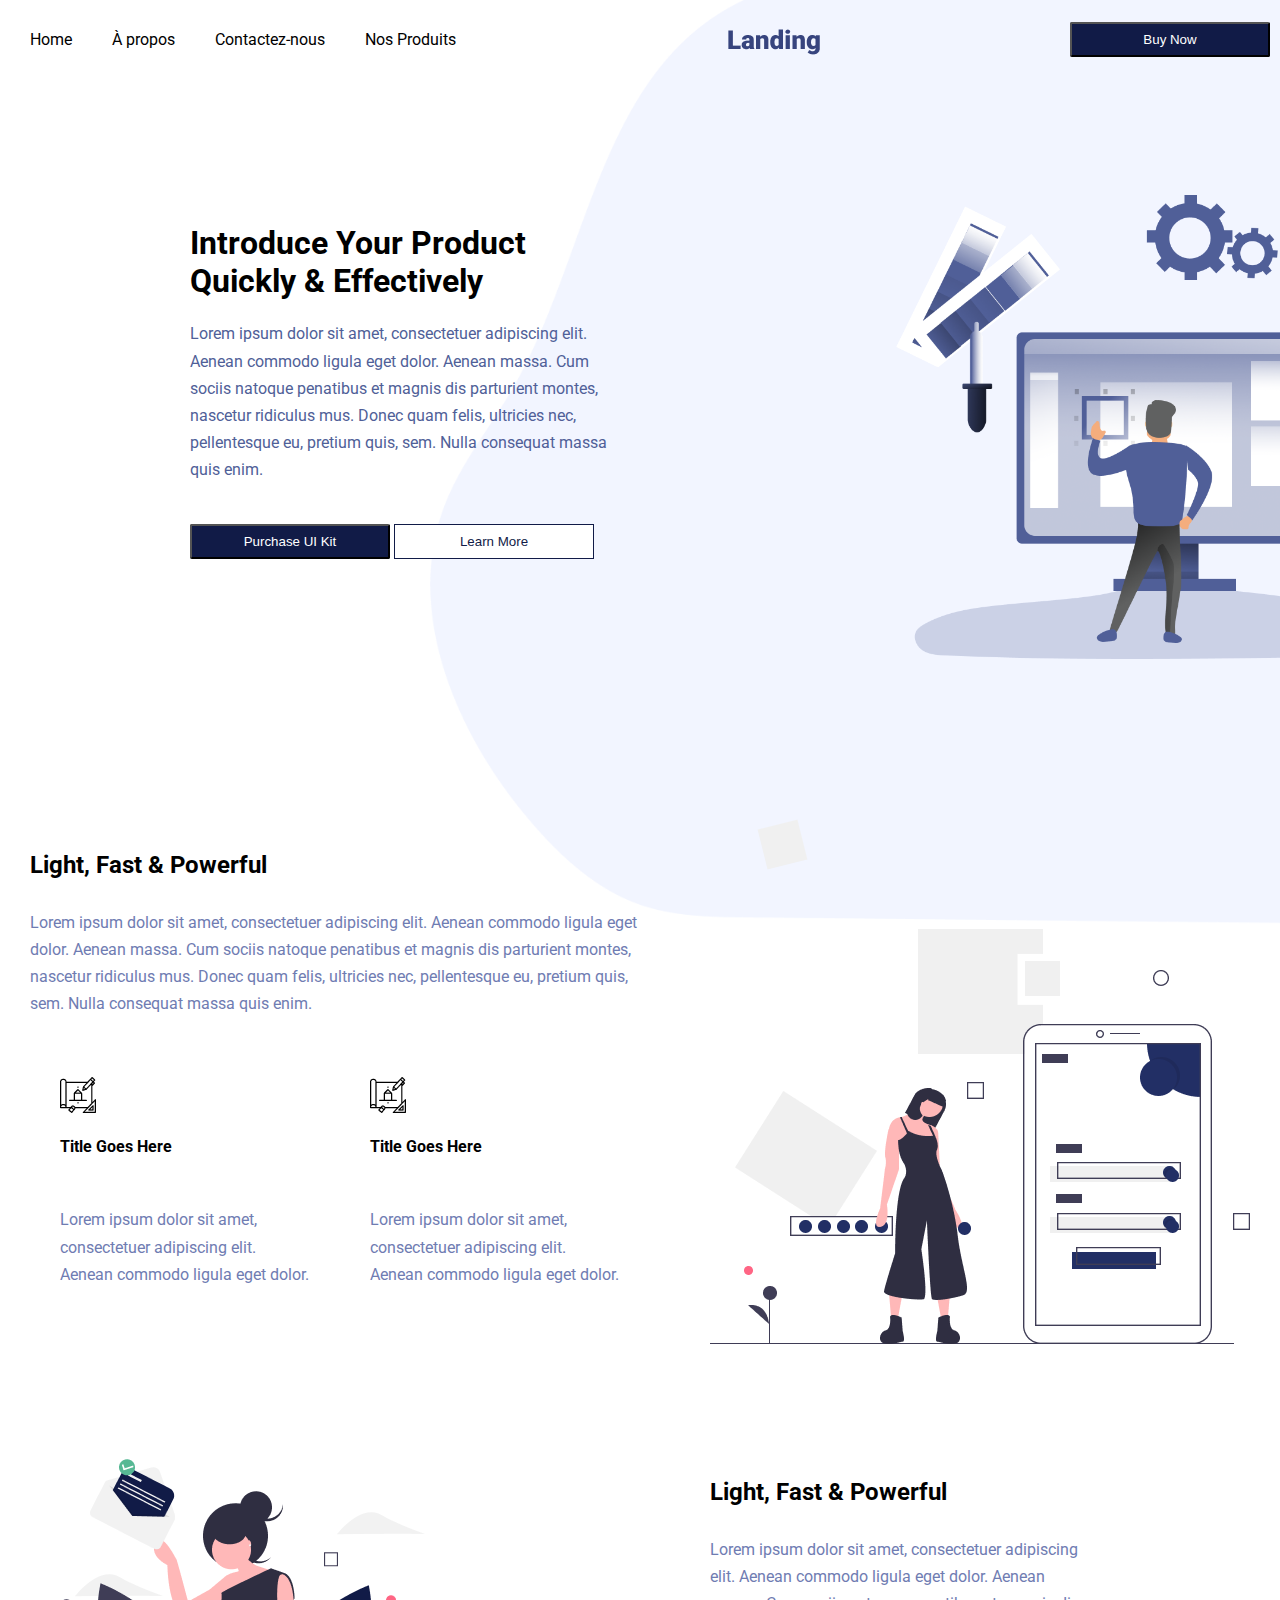
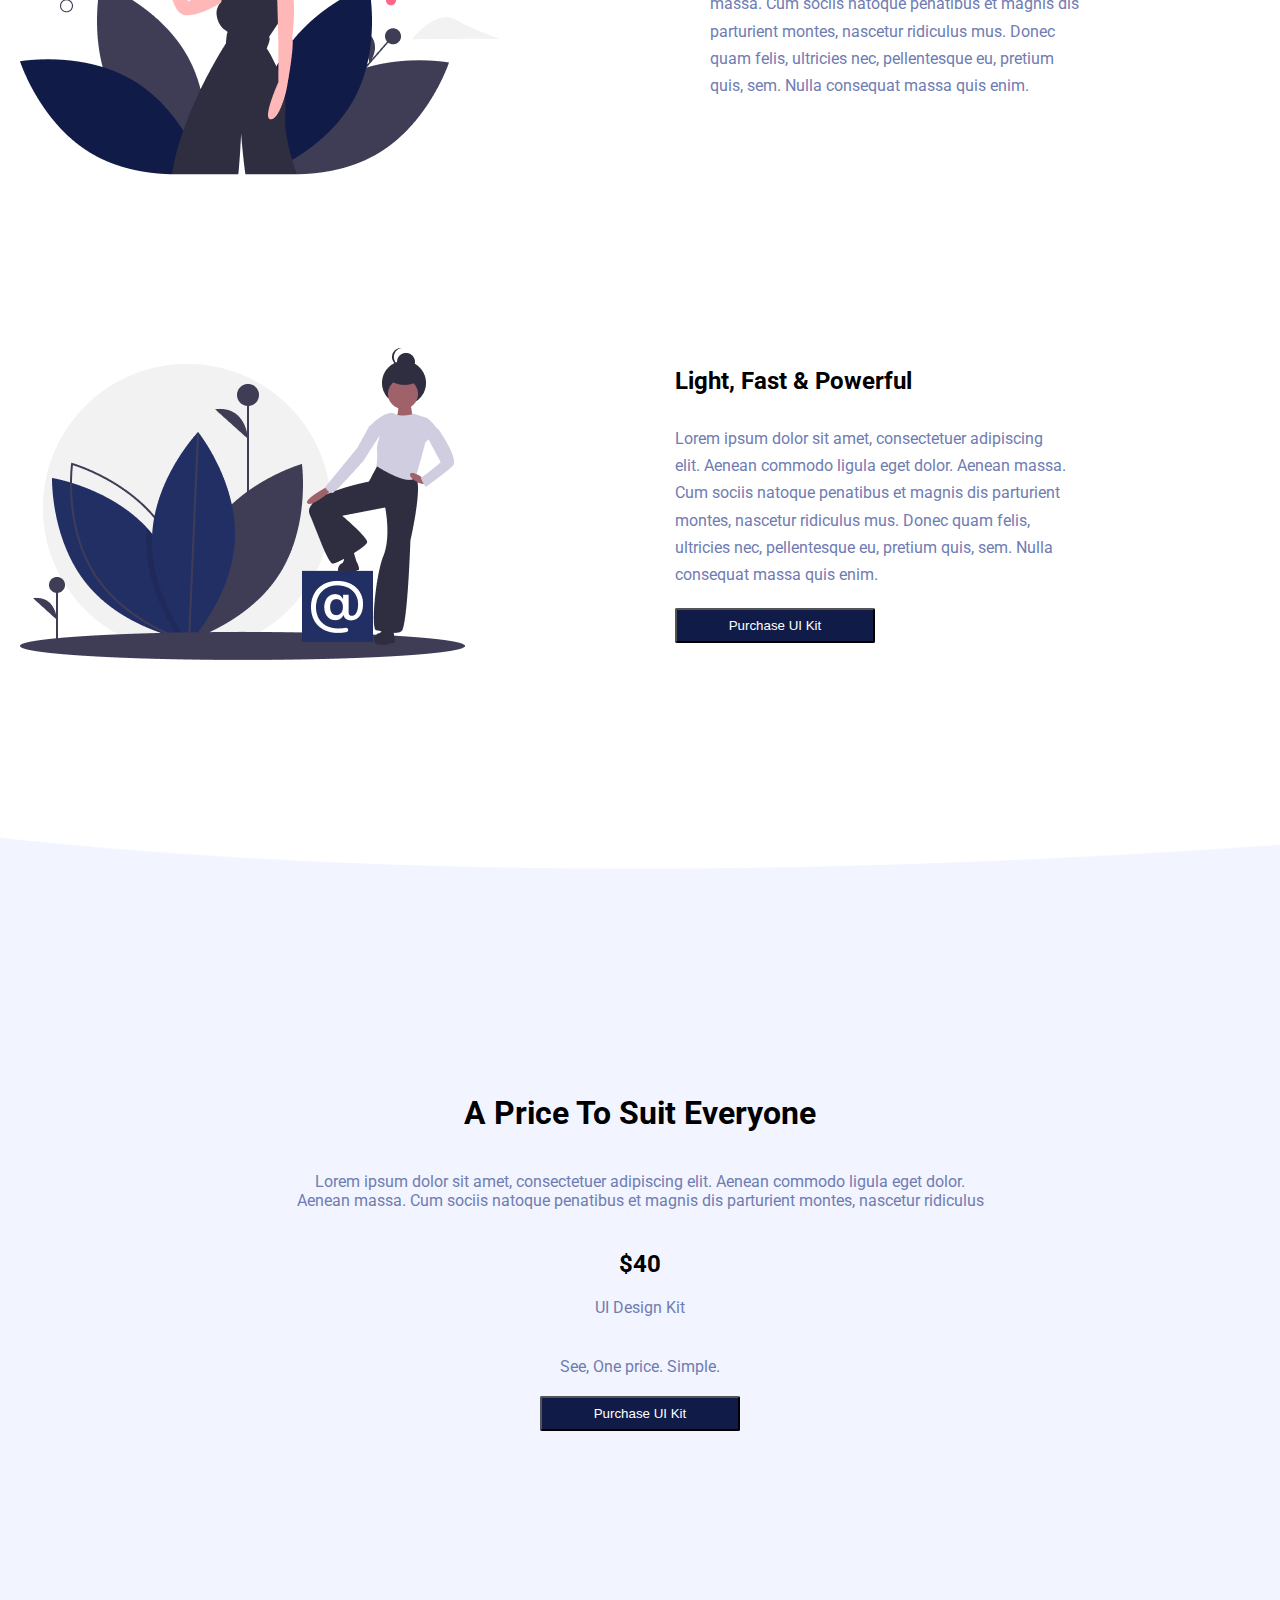
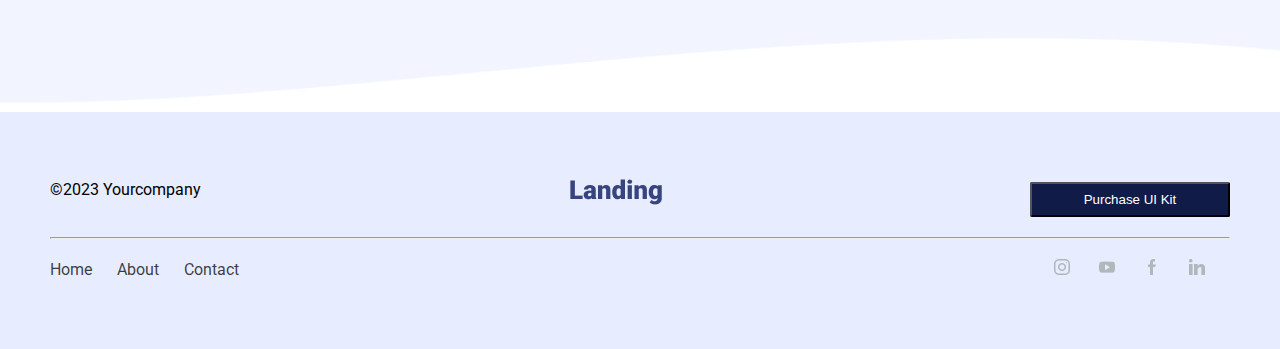
<file: index.html>
<!DOCTYPE html>
<html lang="en">
<head>
    <meta charset="UTF-8">
    <meta name="viewport" content="width=device-width, initial-scale=1.0">
    <link rel="preconnect" href="https://fonts.googleapis.com">
    <link rel="preconnect" href="https://fonts.gstatic.com" crossorigin>
    <link href="https://fonts.googleapis.com/css2?family=Roboto:ital,wght@0,100;0,300;0,400;0,500;0,700;0,900;1,100;1,300;1,400;1,500;1,700;1,900&display=swap" rel="stylesheet">
    <title>d'EcoTech Solutions | Home</title>
    <link rel="stylesheet" href="css/style.css">
</head>
<body>
    <header>
        <nav>
            <ul>
                <li><a href="index.html">Home</a></li>
                <li><a href="About.html">À propos</a></li>
                <li><a href="Contactez-nous.html">Contactez-nous</a></li>
                <li><a href="produit.html">Nos Produits</a></li>
            </ul>
            <img src="image/logo/Landie.png" alt="" class="logo">
            <button class="btn">Buy Now</button>
        </nav>
    </header>
    <section>
        <div class="container_header">
            <div class="first_container">
                <h1>Introduce Your Product <br> Quickly & Effectively</h1>
                <p>Lorem ipsum dolor sit amet, consectetuer adipiscing elit. Aenean commodo ligula eget dolor. Aenean massa. Cum sociis natoque penatibus et magnis dis parturient montes, nascetur ridiculus 
                    mus. Donec quam felis, ultricies nec, pellentesque eu, pretium quis, sem. Nulla consequat massa quis enim.
                </p>
                <div class="first_btn">
                    <input type="button" value="Purchase UI Kit" class="btn">
                    <input type="button" value="Learn More" class="btn_two">
                </div>
            </div>
            <div class="second_container">
                <img src="image/Group.png" alt="">
            </div>
        </div>
    </section>
    <section>
        <div class="second_section">
            <div>
                <h2>Light, Fast & Powerful</h2>
                <p>Lorem ipsum dolor sit amet, consectetuer adipiscing elit. Aenean commodo ligula eget dolor. Aenean massa. Cum sociis natoque penatibus et magnis dis parturient montes, nascetur ridiculus 
                    mus. Donec quam felis, ultricies nec, pellentesque eu, pretium quis, sem. Nulla consequat massa quis enim.</p>
                    <div class="content">
                        <div>
                            <img src="image/icon/Icon.png" alt="">
                            <h4>Title Goes Here</h4>
                            <p>Lorem ipsum dolor sit amet, consectetuer adipiscing elit. Aenean commodo ligula eget dolor. </p>
                        </div>
                        <div>
                            <img src="image/icon/Icon.png" alt="">
                            <h4>Title Goes Here</h4>
                            <p>Lorem ipsum dolor sit amet, consectetuer adipiscing elit. Aenean commodo ligula eget dolor. </p>
                        </div>
                    </div>
            </div>
            <div>
                <img src="image/undraw_mobile_login_ikmv.png" alt="">
            </div>
        </div>
    </section>
    <section>
        <div class="third_section">
            <div>
                <img src="image/undraw_happy_news_hxmt.png" alt="">
            </div>
            <div class="content_two">
                <div>
                     <h2>Light, Fast & Powerful</h1>
                <p>
                    Lorem ipsum dolor sit amet, consectetuer adipiscing elit. Aenean commodo ligula eget dolor. Aenean massa. Cum sociis natoque penatibus et magnis dis parturient montes, nascetur ridiculus 
                    mus. Donec quam felis, ultricies nec, pellentesque eu, pretium quis, sem. Nulla consequat massa quis enim.
                </p>
                </div>
               
            </div>
        </div>
    </section>
    <section>
        <div class="third_section">
            <div>
                <img src="image/undraw_mention_6k5d.png" alt="">
            </div>
            <div class="content_two">
                <div>
                     <h2>Light, Fast & Powerful</h1>
                    <p>
                        Lorem ipsum dolor sit amet, consectetuer adipiscing elit. Aenean commodo ligula eget dolor. Aenean massa. Cum sociis natoque penatibus et magnis dis parturient montes, nascetur ridiculus 
                        mus. Donec quam felis, ultricies nec, pellentesque eu, pretium quis, sem. Nulla consequat massa quis enim.
                    </p>
                    <input type="button" value="Purchase UI Kit" class="btn_thir">
                </div>
            </div>
        </div>
    </section>

    <section class="four_section">
        <div>
            <h4>A Price To Suit Everyone</h4>
            <p>Lorem ipsum dolor sit amet, consectetuer adipiscing elit. Aenean commodo ligula eget dolor. Aenean massa. Cum sociis natoque penatibus et magnis dis parturient montes, nascetur ridiculus </p>
            <h2>$40</h2>
            <p class="para">UI Design Kit</p>
            <p class="para2">See, One price. Simple.</p>
            <input type="button" value="Purchase UI Kit" class="btn_thir">
        </div>
    </section>

    <footer>
        <div class="container_footer">
            <div class="one_footer">
                <p>©2023 Yourcompany</p>
                <img src="image/logo/Landie.png" alt="">
                <input type="button" value="Purchase UI Kit" class="btn_thir">
            </div>
            <hr>
            <div class="two_footer">
                <div >
                    <ul>
                        <li><a href="index.html">Home</a></li>
                        <li><a href="About.html">About</a></li>
                        <li><a href="Contactez-nous.html">Contact</a></li>
                    </ul>
                </div>
                <div>
                    <a href="#"><img src="image/icon/Instagram.png" alt=""></a>
                    <a href=""><img src="image/icon/Instagram Copy.png" alt=""></a>
                    <a href=""><img src="image/icon/Instagram Copy 4.png" alt=""></a>
                    <a href=""><img src="image/icon/Instagram Copy 3.png" alt=""></a>
                </div>
            </div>
        </div>
    </footer>
</body>
</html>
</file>
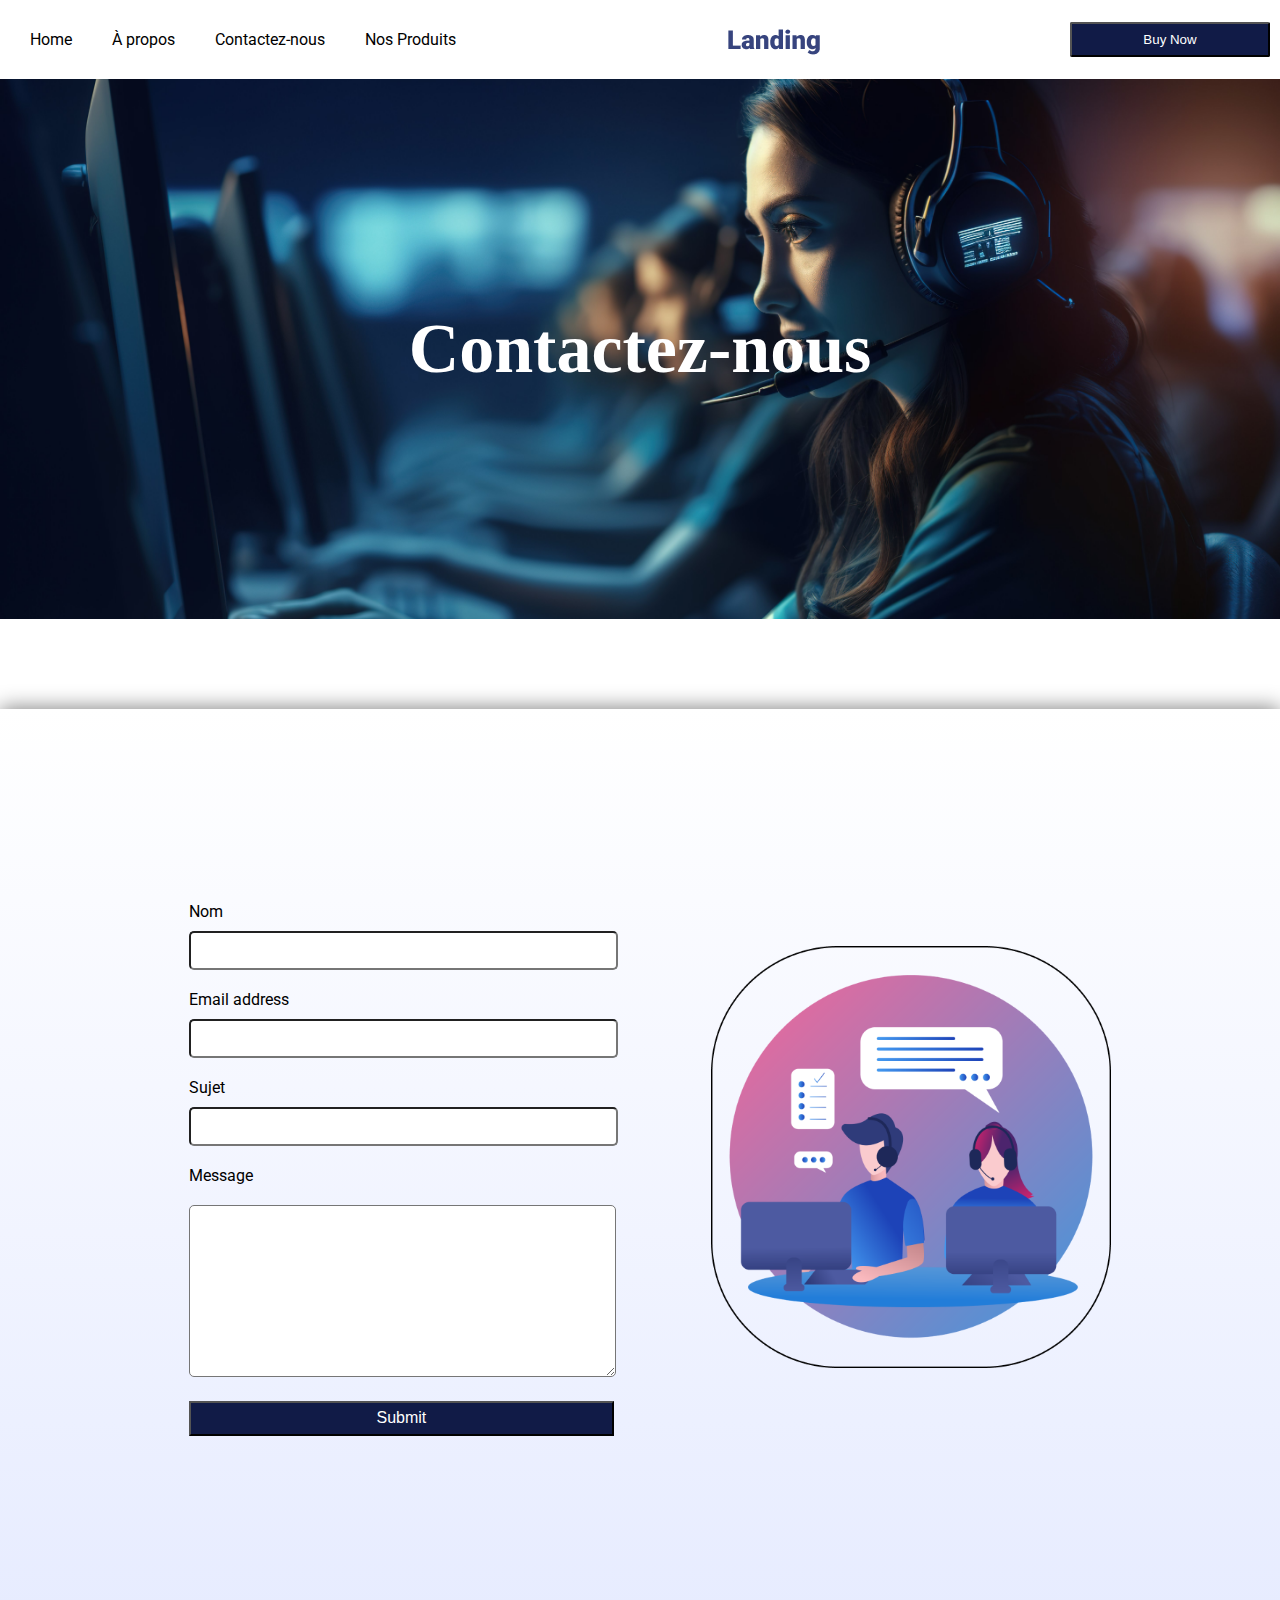
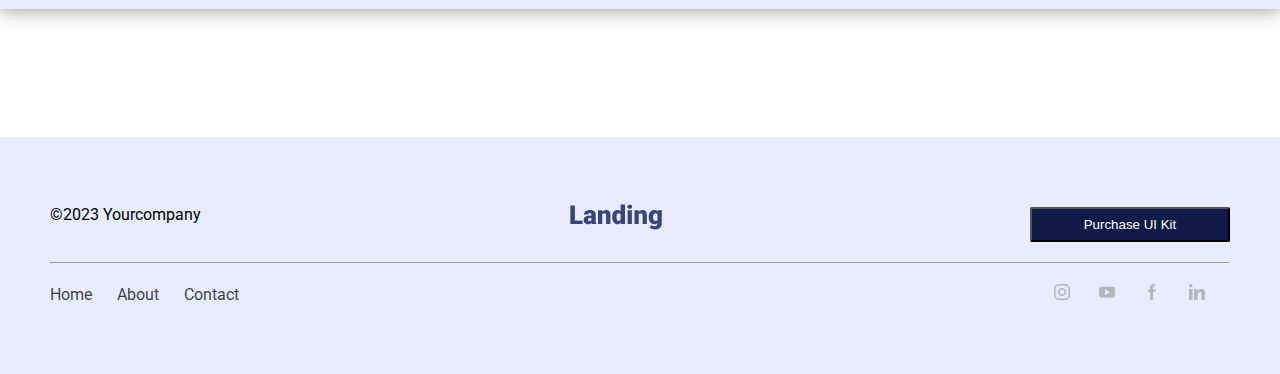
<file: Contactez-nous.html>
<!DOCTYPE html>
<html lang="en">
<head>
    <meta charset="UTF-8">
    <meta name="viewport" content="width=device-width, initial-scale=1.0">
    <link rel="preconnect" href="https://fonts.googleapis.com">
    <link rel="preconnect" href="https://fonts.gstatic.com" crossorigin>
    <link href="https://fonts.googleapis.com/css2?family=Roboto:ital,wght@0,100;0,300;0,400;0,500;0,700;0,900;1,100;1,300;1,400;1,500;1,700;1,900&display=swap" rel="stylesheet">
    <title>d'EcoTech Solutions | Contactez-nous</title>
    <link rel="stylesheet" href="css/contact-nous.css">
</head>
<body>
    <header>
        <nav>
            <ul>
                <li><a href="index.html">Home</a></li>
                <li><a href="About.html">À propos</a></li>
                <li><a href="Contactez-nous.html">Contactez-nous</a></li>
                <li><a href="produit.html">Nos Produits</a></li>
            </ul>
            <img src="image/logo/Landie.png" alt="" class="logo">
            <button class="btn">Buy Now</button>
        </nav>
    </header>


    <section>
        <div class="background_img">
            <h1>Contactez-nous</h1>
        </div>
    </section>

    <section>
        <div class="contact">
            <div class="container_information">
                <div>
                    <label for="">Nom</label><br>
                    <input type="text">
                </div>
                <div>
                    <label for="">Email address</label><br>
                    <input type="email">
                </div>
                <div>
                    <label for="">Sujet</label><br>
                    <input type="text">
                </div>
                <div>
                    <label for="">Message</label><br>
                    <textarea ></textarea>
                    <button>Submit</button>
                </div>
            </div>
            <div>
                <img src="./image/—Pngtree—contact us flat design style_5874427 1.png" alt="">
            </div>
        </div>
    </section>


    <footer>
        <div class="container_footer">
            <div class="one_footer">
                <p>©2023 Yourcompany</p>
                <img src="image/logo/Landie.png" alt="">
                <input type="button" value="Purchase UI Kit" class="btn_thir">
            </div>
            <hr>
            <div class="two_footer">
                <div >
                    <ul>
                        <li><a href="index.html">Home</a></li>
                        <li><a href="About.html">About</a></li>
                        <li><a href="Contactez-nous.html">Contact</a></li>
                    </ul>
                </div>
                <div>
                    <a href="#"><img src="image/icon/Instagram.png" alt=""></a>
                    <a href=""><img src="image/icon/Instagram Copy.png" alt=""></a>
                    <a href=""><img src="image/icon/Instagram Copy 4.png" alt=""></a>
                    <a href=""><img src="image/icon/Instagram Copy 3.png" alt=""></a>
                </div>
            </div>
        </div>
    </footer>
</body>
</html>
</file>
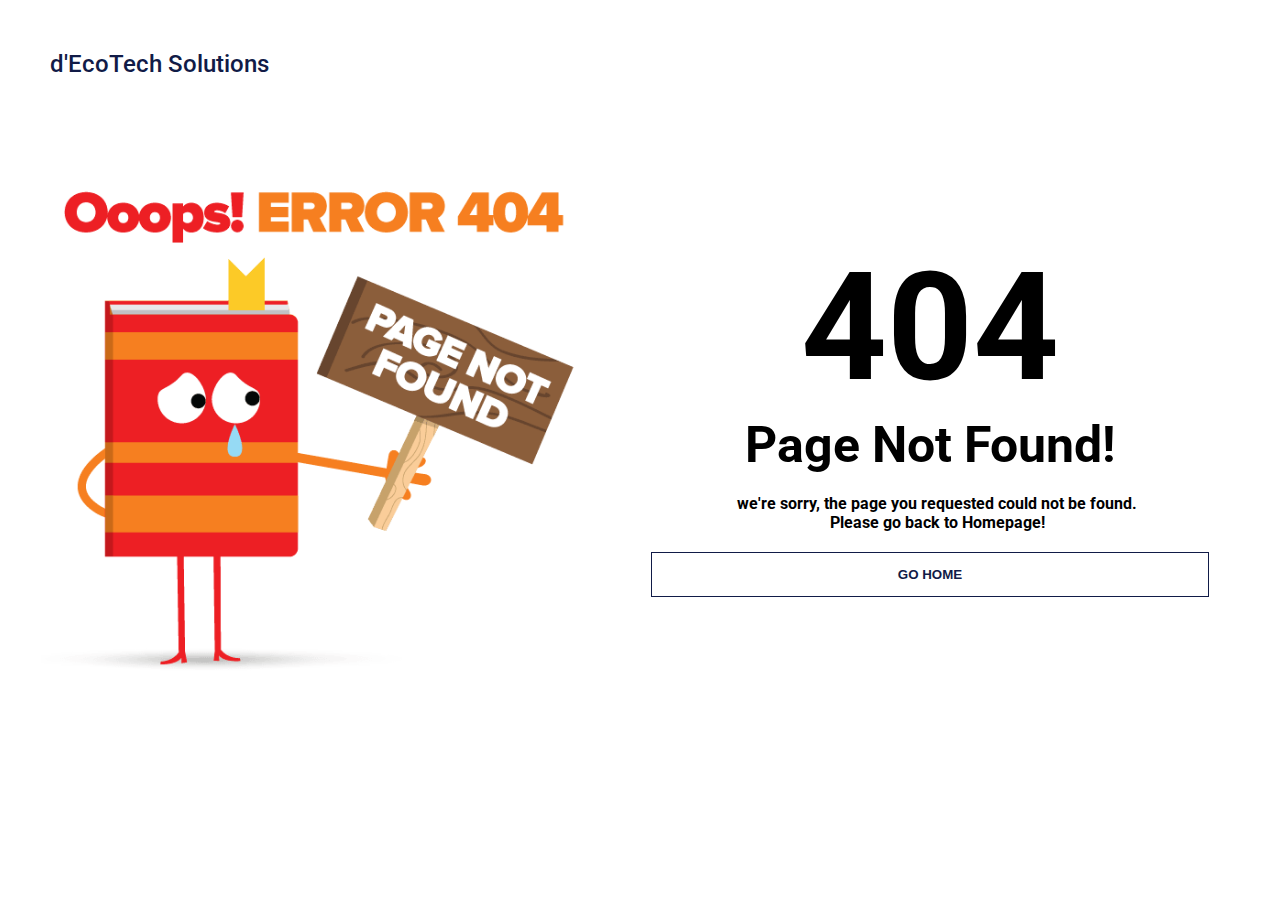
<file: page_404.html>
<!DOCTYPE html>
<html lang="en">
<head>
    <meta charset="UTF-8">
    <meta name="viewport" content="width=device-width, initial-scale=1.0">
    <title>d'EcoTech Solutions | 404 Not found page</title>
    <link rel="stylesheet" href="css/style404.css">
</head>
<body>
    <header>
        <nav>
            <div class="nav_logo"><a href="index.html">d'EcoTech Solutions</a></div>
        </nav>
    </header>
    <section class="container">
        <div class="image">
            <img src="image/pngegg.png" alt="">
        </div>
        <div class="header">
            <h1>404</h1>
            <h3>Page Not Found!</h3>
            <p>we're sorry, the page you requested could not be found. Please go back to Homepage!</p>
            <button><a href="index.html">GO HOME</a></button>
        </div>
    </section>
</body>
</html>
</file>
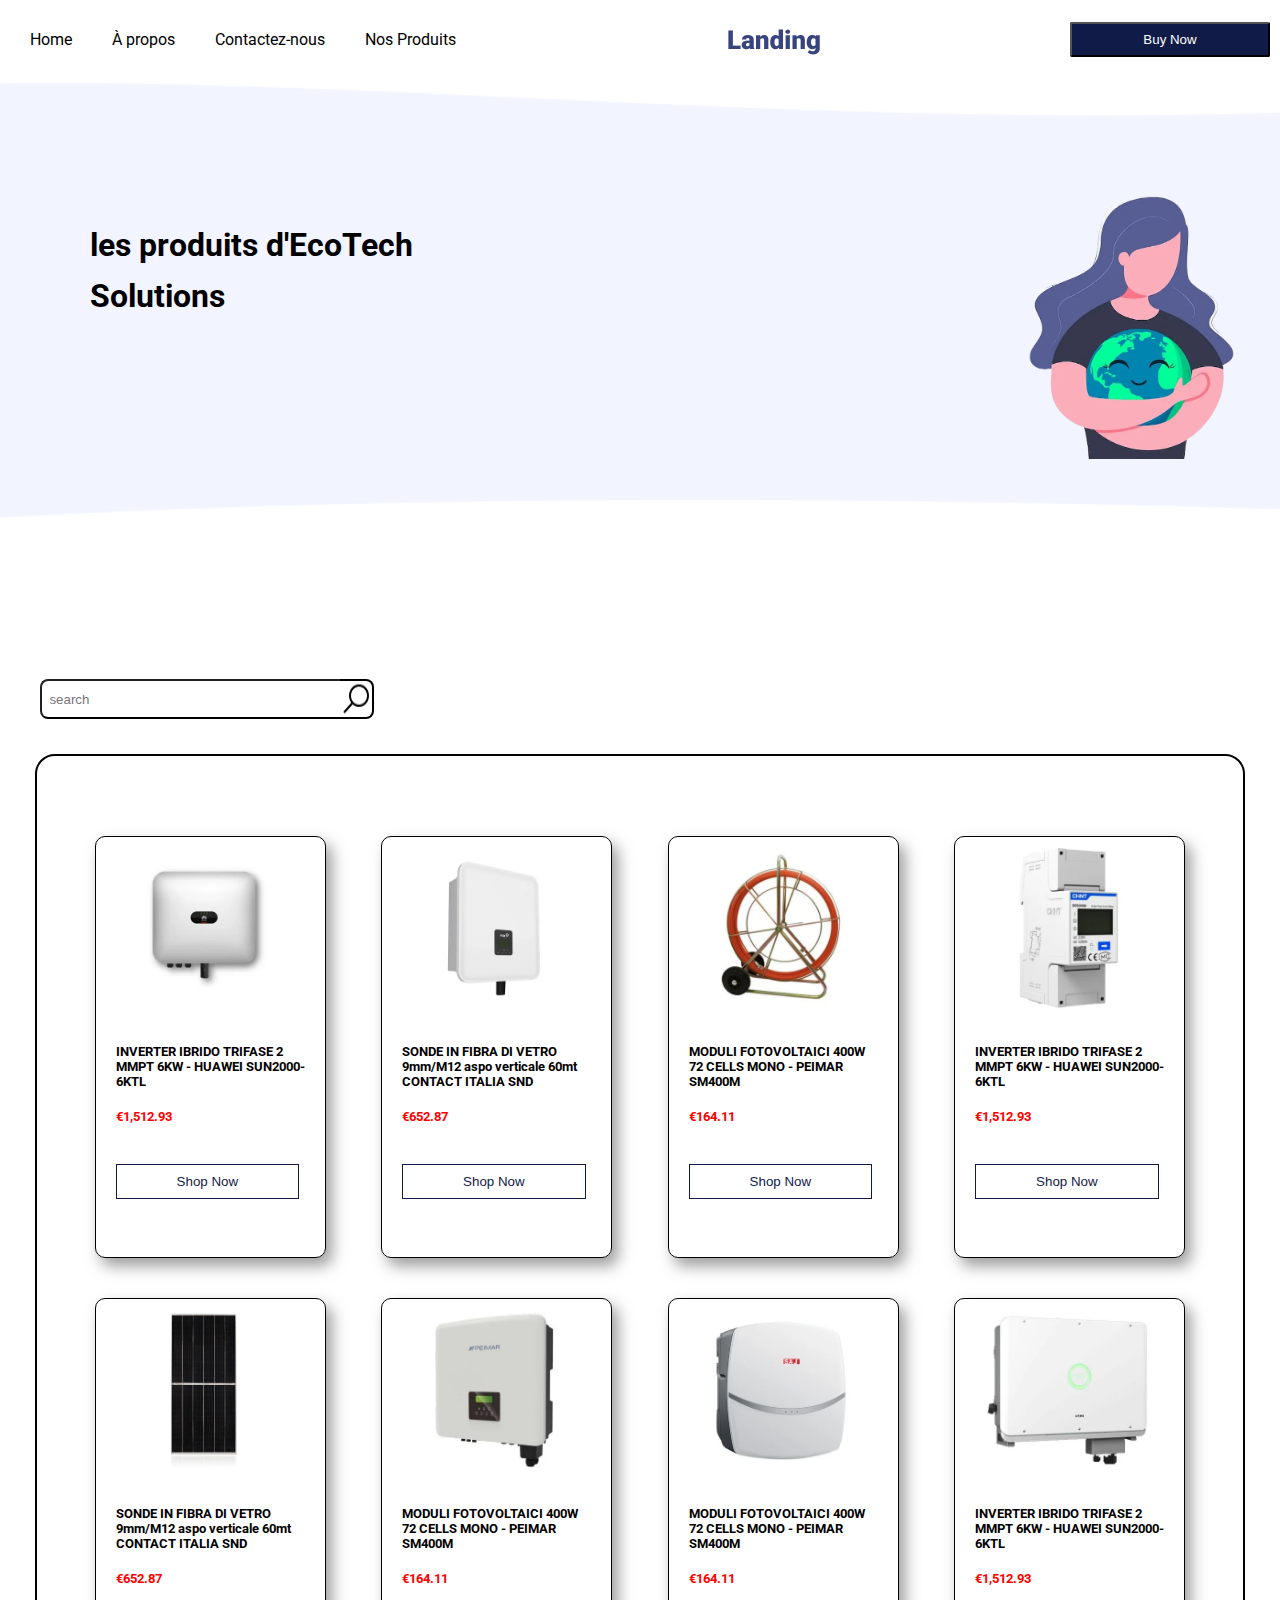
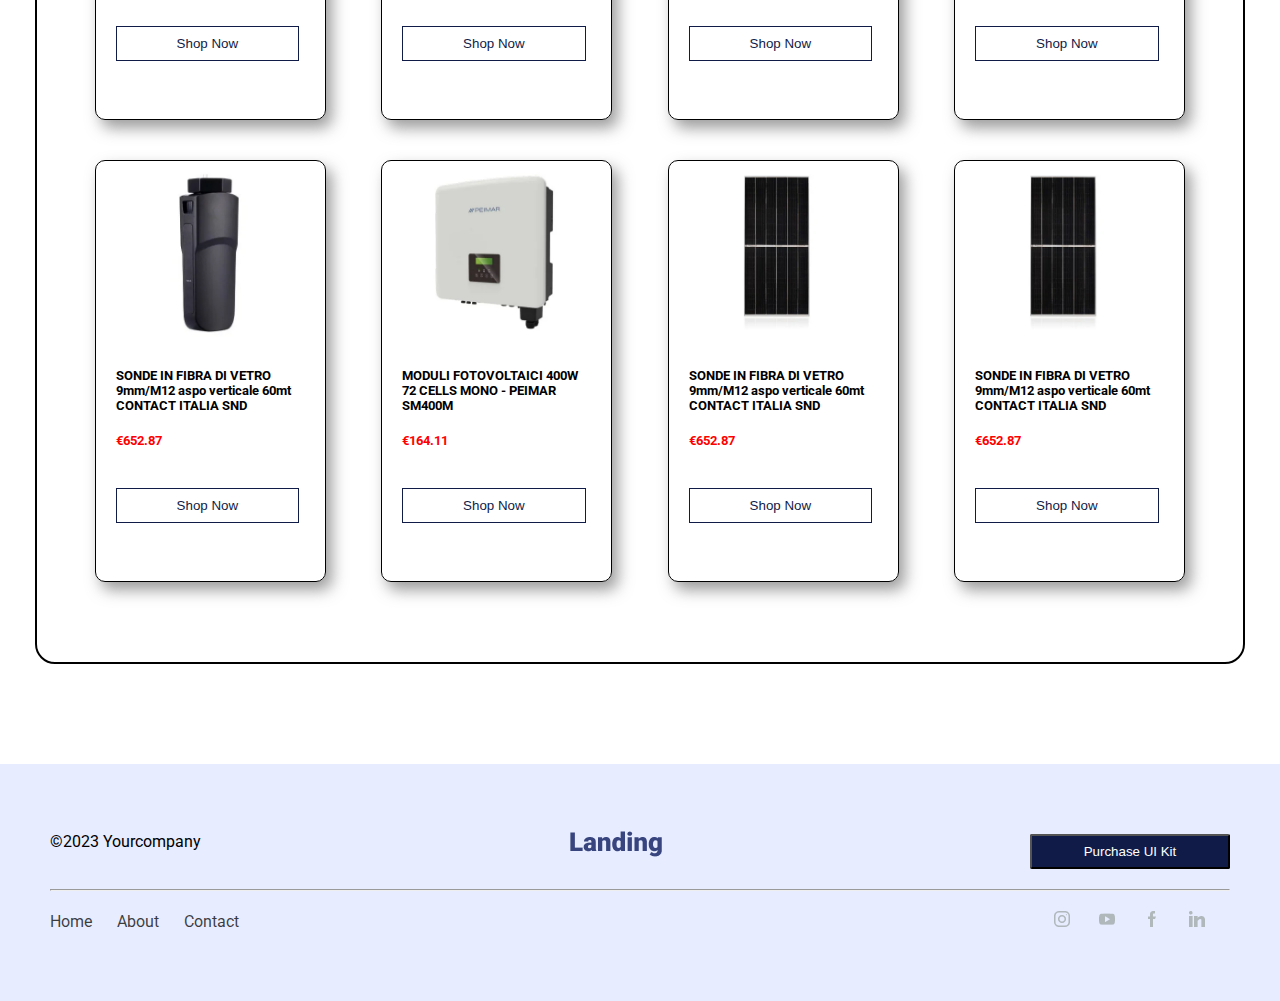
<file: produit.html>
<!DOCTYPE html>
<html lang="en">
  <head>
    <meta charset="UTF-8" />
    <meta name="viewport" content="width=device-width, initial-scale=1.0" />
    <link rel="preconnect" href="https://fonts.googleapis.com" />
    <link rel="preconnect" href="https://fonts.gstatic.com" crossorigin />
    <link
      href="https://fonts.googleapis.com/css2?family=Roboto:ital,wght@0,100;0,300;0,400;0,500;0,700;0,900;1,100;1,300;1,400;1,500;1,700;1,900&display=swap"
      rel="stylesheet"
    />
    <title>d'EcoTech Solutions | Nos Produits</title>
    <link rel="stylesheet" href="css/produit.css" />
  </head>
  <body>
    <header>
      <nav>
        <ul>
          <li><a href="index.html">Home</a></li>
          <li><a href="About.html">À propos</a></li>
          <li><a href="Contactez-nous.html">Contactez-nous</a></li>
          <li><a href="produit.html">Nos Produits</a></li>
        </ul>
        <img src="image/logo/Landie.png" alt="" class="logo" />
        <button class="btn">Buy Now</button>
      </nav>
    </header>
    <section class="container">
      <div class="container_contact">
        <div>
          <h1>
            les produits d'EcoTech <br />
            Solutions
          </h1>
        </div>
        <div>
          <img src="./image/BACKGROUNG.jpej.png" alt="" />
        </div>
      </div>
    </section>

    <section class="container_product">
      <div class="search">
        <input type="search" placeholder="  search"/>
        <img src="./image//icon/icons8-search-32 1.png" alt="" />
      </div>
      <div class="banner_product">
        <div class="les_produit">
          <div class="product_column">
            <img src="./image/product/1.webp" alt="" />
            <h3>INVERTER IBRIDO TRIFASE 2 MMPT 6KW - HUAWEI SUN2000-6KTL </h3>
            <span>€1,512.93</span>
            <button>Shop Now</button>
          </div>
          <div class="product_column">
            <img src="./image/product/2.webp" alt="" />
            <h3>
              SONDE IN FIBRA DI VETRO 9mm/M12 aspo verticale 60mt CONTACT ITALIA
              SND
            </h3>
            <span>€652.87</span>
            <button>Shop Now</button>
          </div>
          <div class="product_column">
            <img src="./image/product/3.webp" alt="" />
            <h3>MODULI FOTOVOLTAICI 400W 72 CELLS MONO - PEIMAR SM400M</h3>
            <span>€164.11</span>
            <button>Shop Now</button>
          </div>
          <div class="product_column">
            <img src="./image/product/4.webp" alt="" />
            <h3>INVERTER IBRIDO TRIFASE 2 MMPT 6KW - HUAWEI SUN2000-6KTL </h3>
            <span>€1,512.93</span>
            <button>Shop Now</button>
          </div>
          <div class="product_column">
            <img src="./image/product/5.webp" alt="" />
            <h3>
              SONDE IN FIBRA DI VETRO 9mm/M12 aspo verticale 60mt CONTACT ITALIA
              SND
            </h3>
            <span>€652.87</span>
            <button>Shop Now</button>
          </div>
          <div class="product_column">
            <img src="./image/product/6.webp" alt="" />
            <h3>MODULI FOTOVOLTAICI 400W 72 CELLS MONO - PEIMAR SM400M</h3>
            <span>€164.11</span>
            <button>Shop Now</button>
          </div>
          <div class="product_column">
            <img src="./image/product/7.webp" alt="" />
            <h3>MODULI FOTOVOLTAICI 400W 72 CELLS MONO - PEIMAR SM400M</h3>
            <span>€164.11</span>
            <button>Shop Now</button>
          </div>
          <div class="product_column">
            <img src="./image/product/8.webp" alt="" />
            <h3>INVERTER IBRIDO TRIFASE 2 MMPT 6KW - HUAWEI SUN2000-6KTL </h3>
            <span>€1,512.93</span>
            <button>Shop Now</button>
          </div>
          <div class="product_column">
            <img src="./image/product/9.webp" alt="" />
            <h3>
              SONDE IN FIBRA DI VETRO 9mm/M12 aspo verticale 60mt CONTACT ITALIA
              SND
            </h3>
            <span>€652.87</span>
            <button>Shop Now</button>
          </div>
          <div class="product_column">
            <img src="./image/product/6.webp" alt="" />
            <h3>MODULI FOTOVOLTAICI 400W 72 CELLS MONO - PEIMAR SM400M</h3>
            <span>€164.11</span>
            <button>Shop Now</button>
          </div>
          <div class="product_column">
            <img src="./image/product/5.webp" alt="" />
            <h3>
              SONDE IN FIBRA DI VETRO 9mm/M12 aspo verticale 60mt CONTACT ITALIA
              SND
            </h3>
            <span>€652.87</span>
            <button>Shop Now</button>
          </div>
          <div class="product_column">
            <img src="./image/product/5.webp" alt="" />
            <h3>
              SONDE IN FIBRA DI VETRO 9mm/M12 aspo verticale 60mt CONTACT ITALIA
              SND
            </h3>
            <span>€652.87</span>
            <button>Shop Now</button>
          </div>
        </div>
      </div>
    </section>

    <footer>
      <div class="container_footer">
          <div class="one_footer">
              <p>©2023 Yourcompany</p>
              <img src="image/logo/Landie.png" alt="">
              <input type="button" value="Purchase UI Kit" class="btn_thir">
          </div>
          <hr>
          <div class="two_footer">
              <div >
                <ul>
                  <li><a href="index.html">Home</a></li>
                  <li><a href="About.html">About</a></li>
                  <li><a href="Contactez-nous.html">Contact</a></li>
              </ul>
              </div>
              <div>
                  <a href="#"><img src="image/icon/Instagram.png" alt=""></a>
                  <a href=""><img src="image/icon/Instagram Copy.png" alt=""></a>
                  <a href=""><img src="image/icon/Instagram Copy 4.png" alt=""></a>
                  <a href=""><img src="image/icon/Instagram Copy 3.png" alt=""></a>
              </div>
          </div>
      </div>
  </footer>
  </body>
</html>
</file>
<file: css/style.css>
@import url('https://fonts.googleapis.com/css2?family=Roboto:ital,wght@0,100;0,300;0,400;0,500;0,700;0,900;1,100;1,300;1,400;1,500;1,700;1,900&display=swap');


*{
    margin: 0;
    padding: 0;
}

body{
    background-color: rgb(255, 255, 255);
    /* margin: 10px 50px; */
    font-family: Verdana, Geneva, Tahoma, sans-serif;
    background-image: url("../image/Path.png");
    background-repeat: no-repeat;
    background-position-x: right;
    background-size: 850px;
    font-family: "Roboto", sans-serif;
}

header{
    padding: 10px;
}
header nav{
    display: flex;
    justify-content: space-between;
    align-items: center;
}

header nav ul {
    display: flex;
    justify-content: space-around;
}

header nav ul li{
    display: flex;
    justify-content: space-between;
    margin: 10px;
}
header nav ul li a{
    display: flex;
    justify-content: space-between;
    margin: 10px;
    text-decoration: none;
    color: rgb(0, 0, 0);
}
.btn{
    width: 200px;
    height: 35px;
    background-color: #111B47;
    color: #fff;
    cursor: pointer;
    border-radius: 2px;
}
header nav .btn:hover{
    width: 200px;
    height: 35px;
    background-color: #ffffff;
    color: #111B47;
    border: 1px solid #111B47;
    cursor: pointer;
}

.logo{
    align-self: center;
}

section .container_header{
    width: 100%;
    height: 700px;
    display: flex;
}
section .container_header div{
    margin: 40px ;
    /* border: 1px solid ; */
    align-content: center;
}
section .container_header .first_btn{
    margin-left: 0px ;
}
section .container_header .first_btn .btn_two{
    width: 200px;
    height: 35px;
    background-color: #ffffff;
    color: #111B47;
    border: 1px solid #111B47;
    cursor: pointer;
}
section .container_header .first_container{
    margin-top: 5px;
    padding-left: 150px;

}

section .container_header .first_container p{
  max-width: 70%;
  padding-top: 20px;
  color: #505F98;
  line-height: 1.7;
}

section .container_header .second_container{
    margin-right: 0 ;
}


section .container_header .second_container img{
    width: 30vw;
    max-height: fit-content;
}

.second_section{
    display: flex;
    margin-top: 10px;
}
.second_section div {
    margin: 30px;
    align-content: flex-end;
}
.second_section div p{
    padding-top: 30px;
    color: #6F7CB2;
    line-height: 1.7;

}
.second_section div .content{
    display: flex;
    margin: 30px 0;
}
.second_section div .content h4{
    margin: 20px 0;
}

.third_section{
    display: flex;
    margin-top: 60px;
    margin-bottom: 10%;
}

.third_section div {
    margin: 20px;
}

.third_section div h2 {
    margin-bottom: 30px;
}

.third_section .content_two {
    padding-left:150px ;
}

.third_section .content_two p {
    max-width: 70%;
    color: #6F7CB2;
    line-height: 1.7;

}
.third_section .content_two .btn_thir {
    width: 200px;
    height: 35px;
    background-color: #111B47;
    color: #fff;
    cursor: pointer;
    border-radius: 2px;
    margin-top: 20px;
}

.four_section {
    background-image: url(../image/Rectangle.png);
    background-repeat: no-repeat;
    background-size: cover;
    display: flex;
    justify-content: center;
    align-items: center; 
    height: 100vh; 
}

.four_section div{
    text-align: center;
    max-width: 700px; 
    padding: 20px; 
}
.four_section div h4{
    margin-bottom: 40px;
    font-size: xx-large;
}

.four_section div p{
    margin-bottom: 40px;
    color: #6F7CB2;
}
.four_section div .para{
    margin-top: 20px;
    color: #6F7CB2;
}

.four_section div .para2{
    margin-bottom: 0;
}

.four_section div .btn_thir{
    width: 200px;
    height: 35px;
    background-color: #111B47;
    color: #fff;
    cursor: pointer;
    border-radius: 2px;
    margin-top: 20px;
}

.container_footer{
    background-color: #E7ECFF;
    padding: 50px;
}
.container_footer .one_footer{
    display: flex;
    justify-content: space-between;
    margin-bottom: 20px;
    align-items: center;
}
.container_footer .two_footer{
    display: flex;
    justify-content: space-between;
    margin-bottom: 20px;
    align-items: center;
}
.container_footer .one_footer .btn_thir{
    width: 200px;
    height: 35px;
    background-color: #111B47;
    color: #fff;
    cursor: pointer;
    border-radius: 2px;
    margin-top: 20px;
}

.container_footer .two_footer div ul {
    display: flex;

}
.container_footer .two_footer div ul li{
    display: flex;
    justify-content: space-between;
    margin-right: 25px;
    padding-top: 20px;
}
.container_footer .two_footer div ul li a{
    text-decoration: none;
    color: #000000c1;
}
.container_footer .two_footer div img{
    justify-content: space-between;
    margin-right: 25px;
    padding-top: 20px;
}
</file>
<file: css/contact-nous.css>
@import url('https://fonts.googleapis.com/css2?family=Roboto:ital,wght@0,100;0,300;0,400;0,500;0,700;0,900;1,100;1,300;1,400;1,500;1,700;1,900&display=swap');

*{
    margin: 0;
    padding: 0;
}

body{
    background-color: rgb(255, 255, 255);
    /* margin: 10px 50px; */
    font-family: "Roboto", sans-serif;
}

header{
    padding: 10px;
}
header nav{
    display: flex;
    justify-content: space-between;
    align-items: center;
}

header nav ul {
    display: flex;
    justify-content: space-around;
}

header nav ul li{
    display: flex;
    justify-content: space-between;
    margin: 10px;
}
header nav ul li a{
    display: flex;
    justify-content: space-between;
    margin: 10px;
    text-decoration: none;
    color: rgb(0, 0, 0);
}
.btn{
    width: 200px;
    height: 35px;
    background-color: #111B47;
    color: #fff;
    cursor: pointer;
    border-radius: 2px;
}
header nav .btn:hover{
    width: 200px;
    height: 35px;
    background-color: #ffffff;
    color: #111B47;
    border: 1px solid #111B47;
    cursor: pointer;
}

.logo {
    align-self: center;
}

.background_img{
    background-image: url(../image/—Pngtree—online\ technical\ support\ with\ 3d_8475441.jpg);
    background-repeat: no-repeat;
    background-position: center center;
    background-size: cover;
    width: 100%;
    height: 60vh;
    margin-bottom: 90px;
    width: 100%;
    display: flex;
    justify-content: center;
    align-items: center;
}


.background_img h1{
    font-family: 'Times New Roman', Times, serif;
    text-align: center;
    color: #fff;
    font-size: 70px;
}

.contact{
    display: flex;
    justify-content: center;
    align-items: center;
    background-color: #E7ECFF;
    background-image: linear-gradient(#fff, #E7ECFF);
    height: 100vh;
    margin-bottom: 10%;
    box-shadow: 0px -1px 20px #808080;
}
.contact .container_information{
    width: 40%;
    height: 555px;
}
.contact .container_information div{
    margin: 20px;
}
.contact .container_information div button{
    width: 90%;
    max-width: 90%;
    height: 35px;
    background-color: #111B47;
    color: #fff;
    cursor: pointer;
    font-size: medium;
}
.contact .container_information div button:hover{
        width: 90%;
        max-width: 90%;
        height: 35px;
        background-color: #ffffff;
        color: #111B47;
        border: 2px solid #111B47;
        cursor: pointer;
}
.contact .container_information input{
    width: 90%;
    max-width: 90%;
    height: 35px;
    border-radius: 5px;
    margin-top: 10px;

}
.contact .container_information textarea{
    width: 90%;
    max-width: 90%;    
    height: 170px;
    border-radius: 5px;
    margin-top: 20px;
    margin-bottom: 20px;
}
.contact div img{
    width: 400px;
    padding-left: 30px;
}















.container_footer{
    background-color: #E7ECFF;
    padding: 50px;
}
.container_footer .one_footer{
    display: flex;
    justify-content: space-between;
    margin-bottom: 20px;
    align-items: center;
}
.container_footer .two_footer{
    display: flex;
    justify-content: space-between;
    margin-bottom: 20px;
    align-items: center;
}
.container_footer .one_footer .btn_thir{
    width: 200px;
    height: 35px;
    background-color: #111B47;
    color: #fff;
    cursor: pointer;
    border-radius: 2px;
    margin-top: 20px;
}

.container_footer .two_footer div ul {
    display: flex;

}
.container_footer .two_footer div ul li{
    display: flex;
    justify-content: space-between;
    margin-right: 25px;
    padding-top: 20px;
}
.container_footer .two_footer div ul li a{
    text-decoration: none;
    color: #000000c1;
}
.container_footer .two_footer div img{
    justify-content: space-between;
    margin-right: 25px;
    padding-top: 20px;
}
</file>
<file: css/style404.css>
@import url('https://fonts.googleapis.com/css2?family=Roboto:ital,wght@0,100;0,300;0,400;0,500;0,700;0,900;1,100;1,300;1,400;1,500;1,700;1,900&display=swap');

*{
    margin: 0;
    padding: 0;
    box-sizing: border-box;
}

body{
    height: 100vh;
    background-color: rgb(255, 255, 255);
    font-family: "Roboto", sans-serif;
}

nav{
    width: 100%;
    padding: 50px;
    
}
.nav_logo a{
    font-size: x-large;
    font-weight: 500;
    color: #111B47;
    text-decoration: none;

}

.container {
    display: flex;
    justify-content: center;
    align-items: center;
    gap: 30px;
    /* border: 1px solid red; */
}

.container .image img{
    width: 550px;
}
.container .header{
    /* border: 1px solid red; */
    height: 600px;
    align-content: center;
    text-align: center;

}
.container .header h1{
    font-size: 150px;
}
.container .header h3{
    font-size: 50px;
    margin-bottom: 20px;
}
.container .header p{
 font-weight: bold;
 width: 70%;
 position: relative;
 left: 100px;
}
.container .header button{
    width: 90%;
    height: 45px;
    background-color: #ffffff;
    color: #111B47;
    border: 1px solid #111B47;
    cursor: pointer;
    margin: 20px;
    font-weight: bold;
}
.container .header button a{
   text-decoration: none;
   color: #111B47;
}
</file>
<file: css/produit.css>
@import url('https://fonts.googleapis.com/css2?family=Roboto:ital,wght@0,100;0,300;0,400;0,500;0,700;0,900;1,100;1,300;1,400;1,500;1,700;1,900&display=swap');

*{
    margin: 0;
    padding: 0;
}

body{
    background-color: rgb(255, 255, 255);
    /* margin: 10px 50px; */
    font-family: "Roboto", sans-serif;

}

header{
    padding: 10px;
}
header nav{
    display: flex;
    justify-content: space-between;
    align-items: center;
}

header nav ul {
    display: flex;
    justify-content: space-around;
}

header nav ul li{
    display: flex;
    justify-content: space-between;
    margin: 10px;
}
header nav ul li a{
    display: flex;
    justify-content: space-between;
    margin: 10px;
    text-decoration: none;
    color: rgb(0, 0, 0);
}
.btn{
    width: 200px;
    height: 35px;
    background-color: #111B47;
    color: #fff;
    cursor: pointer;
    border-radius: 2px;
}
header nav .btn:hover{
    width: 200px;
    height: 35px;
    background-color: #ffffff;
    color: #111B47;
    border: 1px solid #111B47;
    cursor: pointer;
}

.logo{
    align-self: center;
}

.container{
    background-image: url(../image/back.png);
    background-repeat: no-repeat;
    background-position: center;
    background-size: cover;
    height: 50vh;
    margin-bottom: 150px;

}
.container .container_contact{
    display: flex;
    justify-content: space-between;
    align-items: center;
}

.container .container_contact div h1{
    line-height: 1.6;
    font-weight: bolder;
    padding-left: 90px;
    font-size: xx-large;
}
.container .container_contact div img{
    height: 300px;
    margin-top: 80px;
}

.container_product{
    margin-top: 20px;
    margin-bottom: 100px ;
}


.les_produit{
    display: flex;
    border: 2px solid rgb(0, 0, 0);
    max-width: 100vw;
    margin: 35px;
    border-radius: 20px;
    flex-flow: row wrap;
    justify-content: space-around;
    align-items: center;
    padding: 60px 30px;

}

.les_produit .product_column{
    border: 1px solid black;
    height: 420px;
    margin: 20px;
    width: 20%;
    box-shadow: 6px 8px 15px 0px #808080c7;
    border-radius: 10px;
}

.search{
    display: flex;
    margin-left: 20px;
}

.search input{
    width: 300px;
    margin-left: 20px;
    height: 40px;
    border-radius: 8px;
    border-top-right-radius: 0;
    border-bottom-right-radius: 0;
    border-right: 0;
    border-bottom: 2px solid;
}
.search img{
    border-top: 2px solid black;
    border-right: 2px solid black;
    border-top-right-radius: 8px;
    border-bottom-right-radius: 8px;
    border-bottom: 2px solid black;
}

.les_produit div img{
    width: 80%;
    padding-left: 20px;
}

.les_produit div h3{
    margin: 20px;
    font-size: small;
}

.les_produit div span{
    display: block;
    margin: 20px;
    color: red;
    font-size: smaller;
    font-weight: bold;
}

.les_produit div button{
    max-width: 90%;
    width: 80%;
    margin: 20px;
    height: 35px;
    background-color: #fff;
    color: #111B47;
    border: 1px solid #111B47;
    cursor: pointer;
}
.les_produit div button:hover{
    max-width: 90%;
    width: 80%;
    margin: 20px;
    height: 35px;
    background-color:#E7ECFF;
    color: #111B47;
    border: 2px solid #111B47;
    cursor: pointer;
}



.container_footer{
    background-color: #E7ECFF;
    padding: 50px;
}
.container_footer .one_footer{
    display: flex;
    justify-content: space-between;
    margin-bottom: 20px;
    align-items: center;
}
.container_footer .two_footer{
    display: flex;
    justify-content: space-between;
    margin-bottom: 20px;
    align-items: center;
}
.container_footer .one_footer .btn_thir{
    width: 200px;
    height: 35px;
    background-color: #111B47;
    color: #fff;
    cursor: pointer;
    border-radius: 2px;
    margin-top: 20px;
}

.container_footer .two_footer div ul {
    display: flex;

}
.container_footer .two_footer div ul li{
    display: flex;
    justify-content: space-between;
    margin-right: 25px;
    padding-top: 20px;
}
.container_footer .two_footer div ul li a{
    text-decoration: none;
    color: #000000c1;
}
.container_footer .two_footer div img{
    justify-content: space-between;
    margin-right: 25px;
    padding-top: 20px;
}
</file>
